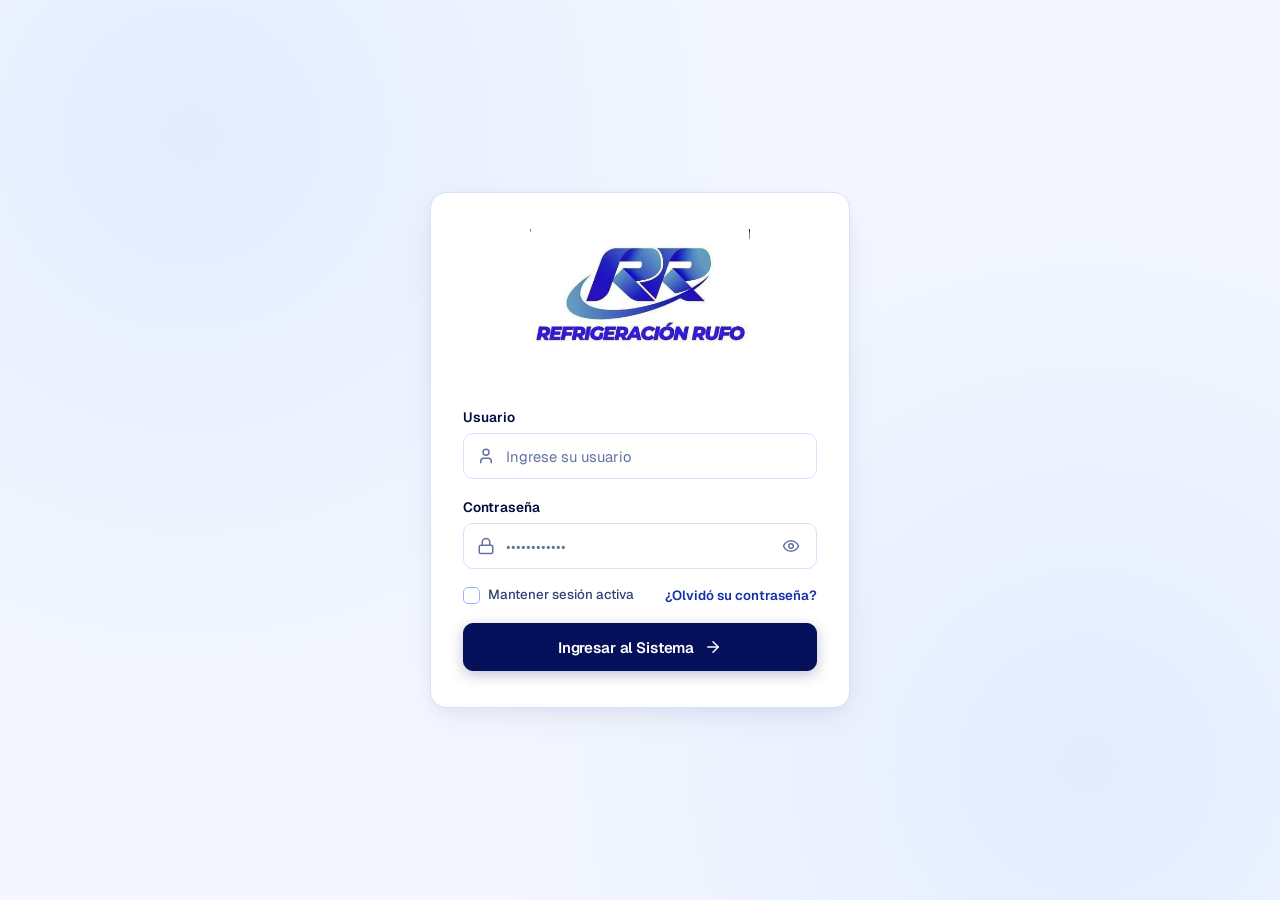
<file: index.html>
<!DOCTYPE html>
<html lang="es">
<head>
  <meta charset="UTF-8" />
  <meta name="viewport" content="width=device-width, initial-scale=1.0" />
  <meta name="description" content="Sistema Web para la Gestión Administrativa de la Empresa Refrigeración Rufo 1, C.A." />
  <title>Iniciar Sesión | Refrigeración Rufo 1, C.A.</title>

  <!-- Tipografía Geist desde Google Fonts -->
  <link rel="preconnect" href="https://fonts.googleapis.com" />
  <link rel="preconnect" href="https://fonts.gstatic.com" crossorigin />
  <link href="https://fonts.googleapis.com/css2?family=Geist:wght@100..900&display=swap" rel="stylesheet" />

  <!-- Hojas de Estilo del Login -->
  <link rel="stylesheet" href="src/assets/css/login.css" />
</head>
<body>
  <main class="login-page">
    <div class="login-card">
      <!-- Logo encima del formulario -->
      <div class="logo-container">
        <img src="src/assets/logo.jpg" alt="Logo Refrigeración Rufo" class="company-logo" />
      </div>

      <!-- Formulario de Inicio de Sesión -->
      <form id="loginForm" class="login-form" novalidate>
        <!-- Alerta de Validación / Respuesta -->
        <div id="feedbackAlert" class="feedback-alert" role="alert">
          <svg viewBox="0 0 24 24" fill="none" stroke="currentColor" stroke-width="2" stroke-linecap="round" stroke-linejoin="round" aria-hidden="true">
            <circle cx="12" cy="12" r="10"/>
            <line x1="12" x2="12" y1="8" y2="12"/>
            <line x1="12" x2="12.01" y1="16" y2="16"/>
          </svg>
          <div id="feedbackMessage"></div>
        </div>

        <!-- Campo: Usuario -->
        <div class="form-group">
          <label for="username" class="form-label">Usuario</label>
          <div class="input-wrapper">
            <span class="input-icon">
              <svg viewBox="0 0 24 24" fill="none" stroke="currentColor" stroke-width="2" stroke-linecap="round" stroke-linejoin="round" aria-hidden="true">
                <path d="M19 21v-2a4 4 0 0 0-4-4H9a4 4 0 0 0-4 4v2"/>
                <circle cx="12" cy="7" r="4"/>
              </svg>
            </span>
            <input
              type="text"
              id="username"
              name="username"
              class="form-input"
              placeholder="Ingrese su usuario"
              autocomplete="username"
              required
            />
          </div>
        </div>

        <!-- Campo: Contraseña -->
        <div class="form-group">
          <label for="password" class="form-label">Contraseña</label>
          <div class="input-wrapper">
            <span class="input-icon">
              <svg viewBox="0 0 24 24" fill="none" stroke="currentColor" stroke-width="2" stroke-linecap="round" stroke-linejoin="round" aria-hidden="true">
                <rect width="18" height="11" x="3" y="11" rx="2" ry="2"/>
                <path d="M7 11V7a5 5 0 0 1 10 0v4"/>
              </svg>
            </span>
            <input
              type="password"
              id="password"
              name="password"
              class="form-input"
              placeholder="••••••••••••"
              autocomplete="current-password"
              required
            />
            <button
              type="button"
              id="togglePasswordBtn"
              class="password-toggle"
              aria-label="Mostrar contraseña"
              title="Mostrar u ocultar contraseña"
            >
              <!-- Icono Ojo Abierto -->
              <svg id="eyeOpenIcon" viewBox="0 0 24 24" fill="none" stroke="currentColor" stroke-width="2" stroke-linecap="round" stroke-linejoin="round">
                <path d="M2 12s3-7 10-7 10 7 10 7-3 7-10 7-10-7-10-7Z"/>
                <circle cx="12" cy="12" r="3"/>
              </svg>
              <!-- Icono Ojo Cerrado -->
              <svg id="eyeClosedIcon" style="display: none;" viewBox="0 0 24 24" fill="none" stroke="currentColor" stroke-width="2" stroke-linecap="round" stroke-linejoin="round">
                <path d="M9.88 9.88a3 3 0 1 0 4.24 4.24"/>
                <path d="M10.73 5.08A10.43 10.43 0 0 1 12 5c7 0 10 7 10 7a13.16 13.16 0 0 1-1.67 2.68"/>
                <path d="M6.61 6.61A13.526 13.526 0 0 0 2 12s3 7 10 7a9.74 9.74 0 0 0 5.39-1.61"/>
                <line x1="2" x2="22" y1="2" y2="22"/>
              </svg>
            </button>
          </div>
        </div>

        <!-- Opciones Adicionales -->
        <div class="form-options">
          <label class="checkbox-label">
            <input type="checkbox" name="remember" class="checkbox-input" />
            <span>Mantener sesión activa</span>
          </label>

          <button type="button" id="forgotPasswordBtn" class="forgot-password-btn">
            ¿Olvidó su contraseña?
          </button>
        </div>

        <!-- Botón de Envío -->
        <button type="submit" id="submitBtn" class="submit-btn">
          <span class="btn-spinner" aria-hidden="true"></span>
          <span id="submitBtnText">Ingresar al Sistema</span>
          <svg class="btn-arrow" viewBox="0 0 24 24" fill="none" stroke="currentColor" stroke-width="2" stroke-linecap="round" stroke-linejoin="round" aria-hidden="true">
            <path d="M5 12h14"/>
            <path d="m12 5 7 7-7 7"/>
          </svg>
        </button>
      </form>
    </div>
  </main>

  <!-- Modal de Política de Seguridad (Cambio de Contraseñas) -->
  <div
    id="securityModalBackdrop"
    class="modal-backdrop"
    role="dialog"
    aria-modal="true"
    aria-labelledby="securityModalTitle"
    aria-hidden="true"
  >
    <div class="security-modal">
      <div class="modal-icon-badge">
        <svg viewBox="0 0 24 24" fill="none" stroke="currentColor" stroke-width="2" stroke-linecap="round" stroke-linejoin="round" aria-hidden="true">
          <path d="M12 22s8-4 8-10V5l-8-3-8 3v7c0 6 8 10 8 10z"/>
          <path d="M12 8v4"/>
          <path d="M12 16h.01"/>
        </svg>
      </div>

      <h3 id="securityModalTitle" class="modal-title">Política de Seguridad de Accesos</h3>

      <p class="modal-text">
        Para garantizar la integridad de los registros en <strong>Refrigeración Rufo 1, C.A.</strong>, la gestión de credenciales está centralizada.
      </p>

      <div class="modal-policy-box">
        <strong>Restricción de Seguridad:</strong>
        Únicamente el <strong>Administrador</strong> posee privilegios para modificar o cambiar contraseñas dentro del sistema.
      </div>

      <button type="button" id="closeSecurityModalBtn" class="modal-close-btn">
        Entendido
      </button>
    </div>
  </div>

  <!-- Lógica de Interactividad y Validación -->
  <script src="src/assets/js/login.js"></script>
</body>
</html>
</file>
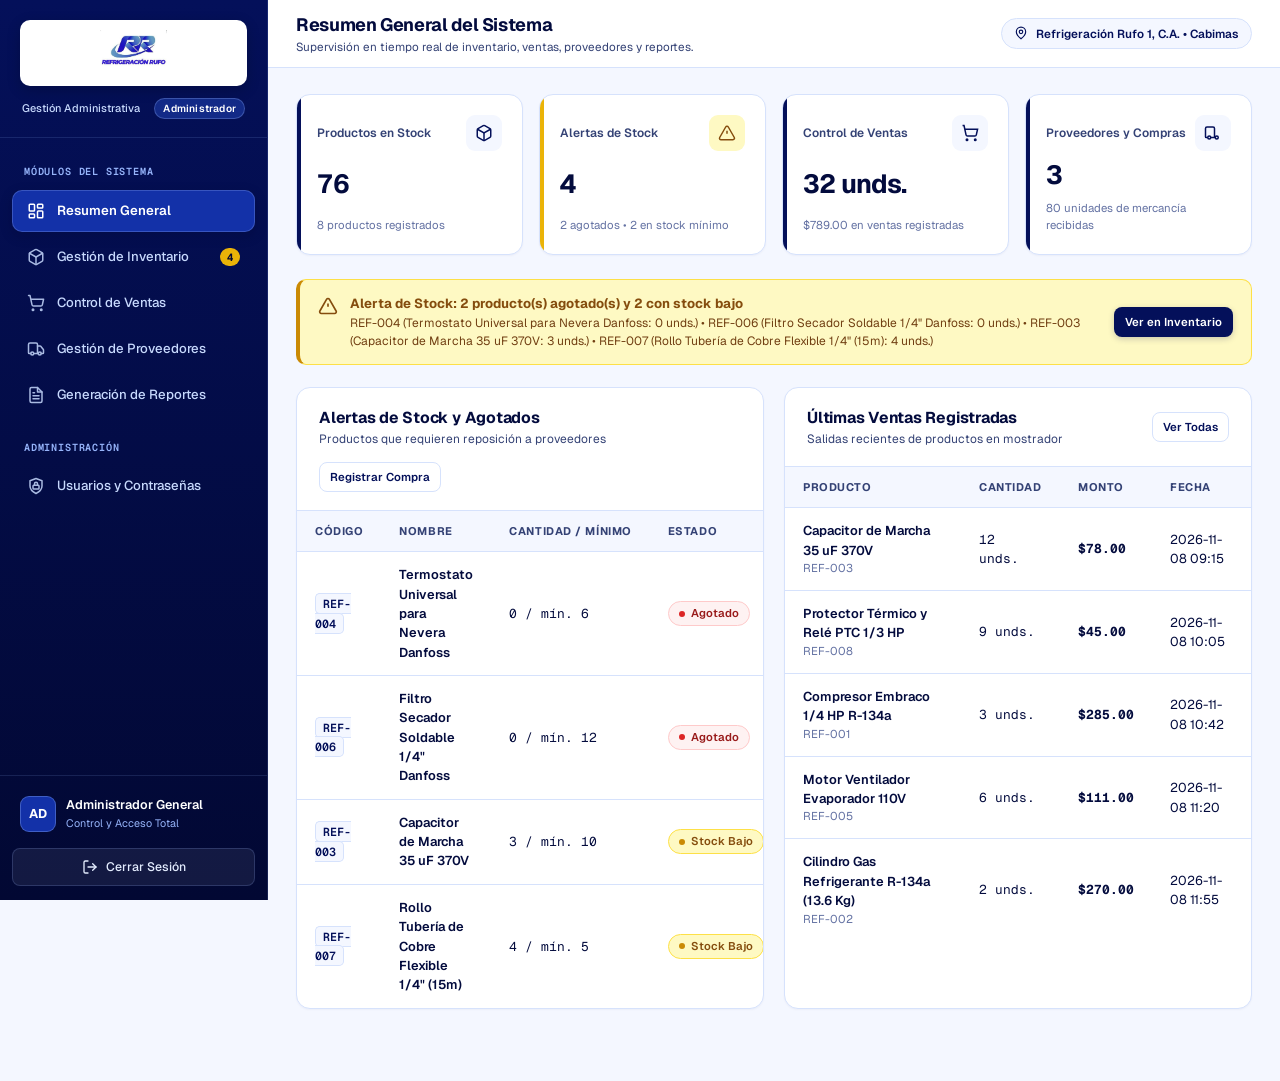
<file: admin.html>
<!DOCTYPE html>
<html lang="es">
<head>
  <meta charset="UTF-8" />
  <meta name="viewport" content="width=device-width, initial-scale=1.0" />
  <meta name="description" content="Módulo de Administrador - Sistema Web para la Gestión Administrativa de Refrigeración Rufo 1, C.A." />
  <title>Panel de Administrador | Refrigeración Rufo 1, C.A.</title>

  <!-- Tipografía Geist y Geist Mono desde Google Fonts -->
  <link rel="preconnect" href="https://fonts.googleapis.com" />
  <link rel="preconnect" href="https://fonts.gstatic.com" crossorigin />
  <link href="https://fonts.googleapis.com/css2?family=Geist:wght@100..900&family=Geist+Mono:wght@400;500;600;700&display=swap" rel="stylesheet" />

  <!-- Hojas de Estilo del Panel Administrador -->
  <link rel="stylesheet" href="src/assets/css/admin.css" />
</head>
<body>
  <div class="app-shell">
    <!-- ======================================================================
         SIDEBAR DE NAVEGACIÓN (#04105a)
         ====================================================================== -->
    <aside id="sidebar" class="sidebar" aria-label="Menú principal del administrador">
      <div class="sidebar-brand">
        <div class="sidebar-logo-box">
          <img src="src/assets/logo.jpg" alt="Logo Refrigeración Rufo" />
        </div>
        <div class="sidebar-system-tag">
          <span>Gestión Administrativa</span>
          <span class="role-chip">Administrador</span>
        </div>
      </div>

      <nav class="sidebar-nav">
        <div class="nav-section-label">Módulos del Sistema</div>

        <button type="button" class="nav-item active" data-view="dashboard">
          <span class="nav-item-left">
            <svg viewBox="0 0 24 24" fill="none" stroke="currentColor" stroke-width="2" stroke-linecap="round" stroke-linejoin="round">
              <rect width="7" height="9" x="3" y="3" rx="1"/>
              <rect width="7" height="5" x="14" y="3" rx="1"/>
              <rect width="7" height="9" x="14" y="12" rx="1"/>
              <rect width="7" height="5" x="3" y="16" rx="1"/>
            </svg>
            <span>Resumen General</span>
          </span>
        </button>

        <button type="button" class="nav-item" data-view="inventario">
          <span class="nav-item-left">
            <svg viewBox="0 0 24 24" fill="none" stroke="currentColor" stroke-width="2" stroke-linecap="round" stroke-linejoin="round">
              <path d="M21 8a2 2 0 0 0-1-1.73l-7-4a2 2 0 0 0-2 0l-7 4A2 2 0 0 0 3 8v8a2 2 0 0 0 1 1.73l7 4a2 2 0 0 0 2 0l7-4A2 2 0 0 0 21 16Z"/>
              <path d="m3.3 7 8.7 5 8.7-5"/>
              <path d="M12 22V12"/>
            </svg>
            <span>Gestión de Inventario</span>
          </span>
          <span id="navAlertBadge" class="nav-badge" title="Productos agotados o en stock mínimo">0</span>
        </button>

        <button type="button" class="nav-item" data-view="ventas">
          <span class="nav-item-left">
            <svg viewBox="0 0 24 24" fill="none" stroke="currentColor" stroke-width="2" stroke-linecap="round" stroke-linejoin="round">
              <circle cx="8" cy="21" r="1"/>
              <circle cx="19" cy="21" r="1"/>
              <path d="M2.05 2.05h2l2.66 12.42a2 2 0 0 0 2 1.58h9.78a2 2 0 0 0 1.95-1.57l1.65-7.43H5.12"/>
            </svg>
            <span>Control de Ventas</span>
          </span>
        </button>

        <button type="button" class="nav-item" data-view="proveedores">
          <span class="nav-item-left">
            <svg viewBox="0 0 24 24" fill="none" stroke="currentColor" stroke-width="2" stroke-linecap="round" stroke-linejoin="round">
              <path d="M14 18V6a2 2 0 0 0-2-2H4a2 2 0 0 0-2 2v11a1 1 0 0 0 1 1h2"/>
              <path d="M15 18H9"/>
              <path d="M19 18h2a1 1 0 0 0 1-1v-3.65a1 1 0 0 0-.22-.624l-3.48-4.35A1 1 0 0 0 17.52 8H14"/>
              <circle cx="17" cy="18" r="2"/>
              <circle cx="7" cy="18" r="2"/>
            </svg>
            <span>Gestión de Proveedores</span>
          </span>
        </button>

        <button type="button" class="nav-item" data-view="reportes">
          <span class="nav-item-left">
            <svg viewBox="0 0 24 24" fill="none" stroke="currentColor" stroke-width="2" stroke-linecap="round" stroke-linejoin="round">
              <path d="M14 2H6a2 2 0 0 0-2 2v16a2 2 0 0 0 2 2h12a2 2 0 0 0 2-2V8z"/>
              <polyline points="14 2 14 8 20 8"/>
              <line x1="16" x2="8" y1="13" y2="13"/>
              <line x1="16" x2="8" y1="17" y2="17"/>
              <polyline points="10 9 9 9 8 9"/>
            </svg>
            <span>Generación de Reportes</span>
          </span>
        </button>

        <div class="nav-section-label" style="margin-top: 12px;">Administración</div>

        <button type="button" class="nav-item" data-view="seguridad">
          <span class="nav-item-left">
            <svg viewBox="0 0 24 24" fill="none" stroke="currentColor" stroke-width="2" stroke-linecap="round" stroke-linejoin="round">
              <path d="M12 22s8-4 8-10V5l-8-3-8 3v7c0 6 8 10 8 10z"/>
              <rect width="8" height="5" x="8" y="11" rx="1"/>
              <path d="M10 11V9a2 2 0 1 1 4 0v2"/>
            </svg>
            <span>Usuarios y Contraseñas</span>
          </span>
        </button>
      </nav>

      <div class="sidebar-footer">
        <div class="admin-profile-mini">
          <div class="admin-avatar">AD</div>
          <div class="admin-info">
            <div class="admin-name">Administrador General</div>
            <div class="admin-sub">Control y Acceso Total</div>
          </div>
        </div>
        <a href="index.html" class="logout-btn">
          <svg viewBox="0 0 24 24" fill="none" stroke="currentColor" stroke-width="2" stroke-linecap="round" stroke-linejoin="round">
            <path d="M9 21H5a2 2 0 0 1-2-2V5a2 2 0 0 1 2-2h4"/>
            <polyline points="16 17 21 12 16 7"/>
            <line x1="21" x2="9" y1="12" y2="12"/>
          </svg>
          <span>Cerrar Sesión</span>
        </a>
      </div>
    </aside>

    <!-- ======================================================================
         ÁREA DE CONTENIDO PRINCIPAL
         ====================================================================== -->
    <div class="main-area">
      <!-- Barra Superior -->
      <header class="topbar">
        <div class="topbar-left">
          <button type="button" id="mobileMenuBtn" class="mobile-menu-btn" aria-label="Abrir menú">
            <svg width="20" height="20" viewBox="0 0 24 24" fill="none" stroke="currentColor" stroke-width="2">
              <line x1="3" x2="21" y1="6" y2="6"/>
              <line x1="3" x2="21" y1="12" y2="12"/>
              <line x1="3" x2="21" y1="18" y2="18"/>
            </svg>
          </button>
          <div class="page-heading">
            <h1 id="topbarTitle">Resumen General del Sistema</h1>
            <p id="topbarSubtitle">Supervisión en tiempo real de inventario, ventas, proveedores y reportes.</p>
          </div>
        </div>

        <div class="topbar-right">
          <div class="company-pill">
            <svg width="14" height="14" viewBox="0 0 24 24" fill="none" stroke="currentColor" stroke-width="2" stroke-linecap="round" stroke-linejoin="round">
              <path d="M20 10c0 6-8 12-8 12s-8-6-8-12a8 8 0 0 1 16 0Z"/>
              <circle cx="12" cy="10" r="3"/>
            </svg>
            <span>Refrigeración Rufo 1, C.A. • Cabimas</span>
          </div>
        </div>
      </header>

      <!-- Contenedor de Vistas Dinámicas -->
      <main class="content-wrapper">

        <!-- ==================================================================
             VISTA 1: RESUMEN GENERAL (DASHBOARD)
             ================================================================== -->
        <section id="view-dashboard" class="module-view active">
          <!-- KPIs Globales -->
          <div class="kpi-grid">
            <div class="kpi-card">
              <div class="kpi-top">
                <span class="kpi-label">Productos en Stock</span>
                <div class="kpi-icon">
                  <svg viewBox="0 0 24 24" fill="none" stroke="currentColor" stroke-width="2">
                    <path d="M21 8a2 2 0 0 0-1-1.73l-7-4a2 2 0 0 0-2 0l-7 4A2 2 0 0 0 3 8v8a2 2 0 0 0 1 1.73l7 4a2 2 0 0 0 2 0l7-4A2 2 0 0 0 21 16Z"/>
                    <path d="m3.3 7 8.7 5 8.7-5"/><path d="M12 22V12"/>
                  </svg>
                </div>
              </div>
              <div id="kpiTotalUnits" class="kpi-value">0</div>
              <div id="kpiTotalSkus" class="kpi-sub">0 productos registrados</div>
            </div>

            <div class="kpi-card kpi-warning">
              <div class="kpi-top">
                <span class="kpi-label">Alertas de Stock</span>
                <div class="kpi-icon">
                  <svg viewBox="0 0 24 24" fill="none" stroke="currentColor" stroke-width="2">
                    <path d="m21.73 18-8-14a2 2 0 0 0-3.48 0l-8 14A2 2 0 0 0 4 21h16a2 2 0 0 0 1.73-3Z"/>
                    <line x1="12" x2="12" y1="9" y2="13"/>
                    <line x1="12" x2="12.01" y1="17" y2="17"/>
                  </svg>
                </div>
              </div>
              <div id="kpiAlertsCount" class="kpi-value">0</div>
              <div id="kpiOutCount" class="kpi-sub">Requieren reposición</div>
            </div>

            <div class="kpi-card">
              <div class="kpi-top">
                <span class="kpi-label">Control de Ventas</span>
                <div class="kpi-icon">
                  <svg viewBox="0 0 24 24" fill="none" stroke="currentColor" stroke-width="2">
                    <circle cx="8" cy="21" r="1"/><circle cx="19" cy="21" r="1"/>
                    <path d="M2.05 2.05h2l2.66 12.42a2 2 0 0 0 2 1.58h9.78a2 2 0 0 0 1.95-1.57l1.65-7.43H5.12"/>
                  </svg>
                </div>
              </div>
              <div id="kpiSalesUnits" class="kpi-value">0</div>
              <div id="kpiSalesRevenue" class="kpi-sub">$0.00 en monto total</div>
            </div>

            <div class="kpi-card">
              <div class="kpi-top">
                <span class="kpi-label">Proveedores y Compras</span>
                <div class="kpi-icon">
                  <svg viewBox="0 0 24 24" fill="none" stroke="currentColor" stroke-width="2">
                    <path d="M14 18V6a2 2 0 0 0-2-2H4a2 2 0 0 0-2 2v11a1 1 0 0 0 1 1h2"/>
                    <path d="M15 18H9"/><circle cx="17" cy="18" r="2"/><circle cx="7" cy="18" r="2"/>
                  </svg>
                </div>
              </div>
              <div id="kpiSuppliersCount" class="kpi-value">0</div>
              <div id="kpiPurchasesUnits" class="kpi-sub">0 unidades de mercancía recibidas</div>
            </div>
          </div>

          <!-- Banner Dinámico de Alertas de Agotado -->
          <div id="dashboardAlertBanner" class="stock-alert-banner">
            <div class="stock-alert-content">
              <svg viewBox="0 0 24 24" fill="none" stroke="currentColor" stroke-width="2">
                <path d="m21.73 18-8-14a2 2 0 0 0-3.48 0l-8 14A2 2 0 0 0 4 21h16a2 2 0 0 0 1.73-3Z"/>
                <line x1="12" x2="12" y1="9" y2="13"/>
                <line x1="12" x2="12.01" y1="17" y2="17"/>
              </svg>
              <div class="stock-alert-text">
                <h4 id="alertBannerTitle">Alerta de Control de Inventario</h4>
                <p id="alertBannerDesc">Se han detectado repuestos agotados o por debajo del stock mínimo.</p>
              </div>
            </div>
            <button type="button" class="btn btn-primary btn-sm" data-goto="inventario">
              Ver en Inventario
            </button>
          </div>

          <!-- Dos Columnas de Supervisión Rápida -->
          <div class="two-col-grid">
            <div class="panel-card">
              <div class="panel-header">
                <div class="panel-title-group">
                  <h2>Alertas de Stock y Agotados</h2>
                  <p>Productos que requieren reposición a proveedores</p>
                </div>
                <button type="button" class="btn btn-secondary btn-sm" data-goto="proveedores">
                  Registrar Compra
                </button>
              </div>
              <div class="table-responsive">
                <table class="data-table">
                  <thead>
                    <tr>
                      <th>Código</th>
                      <th>Nombre</th>
                      <th>Cantidad / Mínimo</th>
                      <th>Estado</th>
                    </tr>
                  </thead>
                  <tbody id="dashboardAlertsTableBody"></tbody>
                </table>
              </div>
            </div>

            <div class="panel-card">
              <div class="panel-header">
                <div class="panel-title-group">
                  <h2>Últimas Ventas Registradas</h2>
                  <p>Salidas recientes de productos en mostrador</p>
                </div>
                <button type="button" class="btn btn-secondary btn-sm" data-goto="ventas">
                  Ver Todas
                </button>
              </div>
              <div class="table-responsive">
                <table class="data-table">
                  <thead>
                    <tr>
                      <th>Producto</th>
                      <th>Cantidad</th>
                      <th>Monto</th>
                      <th>Fecha</th>
                    </tr>
                  </thead>
                  <tbody id="dashboardSalesTableBody"></tbody>
                </table>
              </div>
            </div>
          </div>
        </section>

        <!-- ==================================================================
             VISTA 2: GESTIÓN DE INVENTARIO
             ================================================================== -->
        <section id="view-inventario" class="module-view">
          <div class="panel-card">
            <div class="panel-header">
              <div class="panel-title-group">
                <h2>Listado de Productos en Inventario</h2>
                <p>Seguimiento de existencias, precios, fechas de ingreso y alertas de agotado.</p>
              </div>
              <div class="panel-actions">
                <button type="button" id="openNewProductModalBtn" class="btn btn-primary">
                  <svg viewBox="0 0 24 24" fill="none" stroke="currentColor" stroke-width="2">
                    <line x1="12" x2="12" y1="5" y2="19"/><line x1="5" x2="19" y1="12" y2="12"/>
                  </svg>
                  Agregar Producto
                </button>
              </div>
            </div>

            <div class="toolbar">
              <div class="search-box">
                <svg viewBox="0 0 24 24" fill="none" stroke="currentColor" stroke-width="2">
                  <circle cx="11" cy="11" r="8"/><path d="m21 21-4.3-4.3"/>
                </svg>
                <input
                  type="text"
                  id="inventorySearchInput"
                  class="search-input"
                  placeholder="Buscar por código, nombre o proveedor..."
                />
              </div>

              <div class="filter-group">
                <select id="inventoryCategoryFilter" class="select-input" aria-label="Filtrar por categoría">
                  <option value="todas">Todas las categorías</option>
                  <option value="Compresores">Compresores</option>
                  <option value="Gases Refrigerantes">Gases Refrigerantes</option>
                  <option value="Componentes Eléctricos">Componentes Eléctricos</option>
                  <option value="Motores y Ventilación">Motores y Ventilación</option>
                  <option value="Tuberías y Filtros">Tuberías y Filtros</option>
                </select>

                <button type="button" class="filter-pill-btn active" data-stock-filter="todos">Todos</button>
                <button type="button" class="filter-pill-btn" data-stock-filter="disponibles">En Stock</button>
                <button type="button" class="filter-pill-btn" data-stock-filter="bajo">Stock Bajo</button>
                <button type="button" class="filter-pill-btn" data-stock-filter="agotados">Agotados</button>
              </div>
            </div>

            <div class="table-responsive">
              <table class="data-table">
                <thead>
                  <tr>
                    <th>N°</th>
                    <th>Código</th>
                    <th>Nombre</th>
                    <th>Categoría</th>
                    <th>Cantidad</th>
                    <th>Stock Mínimo</th>
                    <th>Precio</th>
                    <th>Fecha de Ingreso</th>
                    <th>Proveedor</th>
                    <th>Estado</th>
                    <th>Acciones</th>
                  </tr>
                </thead>
                <tbody id="inventoryTableBody"></tbody>
              </table>
            </div>
          </div>
        </section>

        <!-- ==================================================================
             VISTA 3: CONTROL DE VENTAS
             ================================================================== -->
        <section id="view-ventas" class="module-view">
          <div class="three-col-grid">
            <div class="kpi-card">
              <span class="kpi-label">Total Unidades Vendidas</span>
              <div id="salesViewTotalUnits" class="kpi-value">0</div>
              <span class="kpi-sub">Descontadas automáticamente del stock</span>
            </div>
            <div class="kpi-card">
              <span class="kpi-label">Ventas Registradas</span>
              <div id="salesViewCount" class="kpi-value">0</div>
              <span class="kpi-sub">Operaciones procesadas</span>
            </div>
            <div class="kpi-card">
              <span class="kpi-label">Monto Total Acumulado</span>
              <div id="salesViewTotalAmount" class="kpi-value">$0.00</div>
              <span class="kpi-sub">Ingresos por productos vendidos</span>
            </div>
          </div>

          <div class="panel-card">
            <div class="panel-header">
              <div class="panel-title-group">
                <h2>Control de Productos Vendidos</h2>
                <p>Historial detallado de ventas registradas en el sistema.</p>
              </div>
              <div class="panel-actions">
                <button type="button" id="openNewSaleModalBtn" class="btn btn-primary">
                  <svg viewBox="0 0 24 24" fill="none" stroke="currentColor" stroke-width="2">
                    <line x1="12" x2="12" y1="5" y2="19"/><line x1="5" x2="19" y1="12" y2="12"/>
                  </svg>
                  Registrar Venta
                </button>
              </div>
            </div>

            <div class="toolbar">
              <div class="search-box">
                <svg viewBox="0 0 24 24" fill="none" stroke="currentColor" stroke-width="2">
                  <circle cx="11" cy="11" r="8"/><path d="m21 21-4.3-4.3"/>
                </svg>
                <input
                  type="text"
                  id="salesSearchInput"
                  class="search-input"
                  placeholder="Buscar por producto o descripción..."
                />
              </div>
            </div>

            <div class="table-responsive">
              <table class="data-table">
                <thead>
                  <tr>
                    <th>N°</th>
                    <th>Fecha</th>
                    <th>Producto</th>
                    <th>Cantidad de Producto</th>
                    <th>Monto</th>
                    <th>Descripción</th>
                    <th>Registrado Por</th>
                  </tr>
                </thead>
                <tbody id="salesTableBody"></tbody>
              </table>
            </div>
          </div>
        </section>

        <!-- ==================================================================
             VISTA 4: GESTIÓN DE PROVEEDORES Y COMPRAS
             ================================================================== -->
        <section id="view-proveedores" class="module-view">
          <!-- Directorio de Proveedores -->
          <div class="panel-card">
            <div class="panel-header">
              <div class="panel-title-group">
                <h2>Directorio de Proveedores</h2>
                <p>Datos de contacto y ubicación de proveedores registrados.</p>
              </div>
              <div class="panel-actions">
                <button type="button" id="openNewSupplierModalBtn" class="btn btn-secondary">
                  <svg viewBox="0 0 24 24" fill="none" stroke="currentColor" stroke-width="2">
                    <line x1="12" x2="12" y1="5" y2="19"/><line x1="5" x2="19" y1="12" y2="12"/>
                  </svg>
                  Nuevo Proveedor
                </button>
                <button type="button" id="openNewPurchaseModalBtn" class="btn btn-primary">
                  <svg viewBox="0 0 24 24" fill="none" stroke="currentColor" stroke-width="2">
                    <path d="M21 8a2 2 0 0 0-1-1.73l-7-4a2 2 0 0 0-2 0l-7 4A2 2 0 0 0 3 8v8a2 2 0 0 0 1 1.73l7 4a2 2 0 0 0 2 0l7-4A2 2 0 0 0 21 16Z"/>
                    <path d="m3.3 7 8.7 5 8.7-5"/><path d="M12 22V12"/>
                  </svg>
                  Registrar Compra de Mercancía
                </button>
              </div>
            </div>

            <div class="table-responsive">
              <table class="data-table">
                <thead>
                  <tr>
                    <th>N°</th>
                    <th>RIF</th>
                    <th>Nombre</th>
                    <th>Ubicación</th>
                    <th>Teléfono</th>
                    <th>Correo</th>
                    <th>Acciones</th>
                  </tr>
                </thead>
                <tbody id="suppliersTableBody"></tbody>
              </table>
            </div>
          </div>

          <!-- Compras Realizadas -->
          <div class="panel-card">
            <div class="panel-header">
              <div class="panel-title-group">
                <h2>Compras Realizadas y Cantidad de Mercancía</h2>
                <p>Historial de abastecimiento y recepción de repuestos.</p>
              </div>
            </div>
            <div class="table-responsive">
              <table class="data-table">
                <thead>
                  <tr>
                    <th>N°</th>
                    <th>Fecha de Compra</th>
                    <th>Proveedor</th>
                    <th>Producto</th>
                    <th>Cantidad de Mercancía</th>
                    <th>Monto de Compra</th>
                  </tr>
                </thead>
                <tbody id="purchasesTableBody"></tbody>
              </table>
            </div>
          </div>
        </section>

        <!-- ==================================================================
             VISTA 5: GENERACIÓN DE REPORTES
             ================================================================== -->
        <section id="view-reportes" class="module-view">
          <div class="print-only-header">
            <div>
              <h2>REFRIGERACIÓN RUFO 1, C.A.</h2>
              <p>Calle Brasil, Urb. Delicias Nuevas - Cabimas, Edo. Zulia</p>
            </div>
            <div style="text-align: right;">
              <strong>Reporte Oficial del Sistema</strong>
              <p id="printDateLabel"></p>
            </div>
          </div>

          <div class="panel-card no-print">
            <div class="panel-header">
              <div class="panel-title-group">
                <h2>Generación de Reportes</h2>
                <p>Seleccione el informe administrativo que desea consultar o imprimir.</p>
              </div>
              <div class="panel-actions">
                <div class="report-tabs" role="tablist">
                  <button type="button" class="report-tab-btn active" data-report="rep-inventario">
                    Reporte de Inventario
                  </button>
                  <button type="button" class="report-tab-btn" data-report="rep-ventas">
                    Reporte de Ventas (Más Vendidos)
                  </button>
                  <button type="button" class="report-tab-btn" data-report="rep-proveedores">
                    Reporte de Proveedores
                  </button>
                </div>

                <button type="button" id="printReportBtn" class="btn btn-primary">
                  <svg viewBox="0 0 24 24" fill="none" stroke="currentColor" stroke-width="2">
                    <polyline points="6 9 6 2 18 2 18 9"/>
                    <path d="M6 18H4a2 2 0 0 1-2-2v-5a2 2 0 0 1 2-2h16a2 2 0 0 1 2 2v5a2 2 0 0 1-2 2h-2"/>
                    <rect width="12" height="8" x="6" y="14"/>
                  </svg>
                  Imprimir / Exportar PDF
                </button>
              </div>
            </div>
          </div>

          <!-- SUB-REPORTE 1: INVENTARIO -->
          <div id="rep-inventario" class="report-section active">
            <div class="three-col-grid">
              <div class="kpi-card">
                <span class="kpi-label">Productos en Stock</span>
                <div id="repInvInStockCount" class="kpi-value">0</div>
                <span class="kpi-sub">Referencias disponibles</span>
              </div>
              <div class="kpi-card kpi-warning">
                <span class="kpi-label">Productos Agotados</span>
                <div id="repInvOutStockCount" class="kpi-value">0</div>
                <span class="kpi-sub">Sin unidades en almacén</span>
              </div>
              <div class="kpi-card">
                <span class="kpi-label">Cantidad Total en Inventario</span>
                <div id="repInvTotalUnits" class="kpi-value">0</div>
                <span id="repInvTotalValue" class="kpi-sub">Valorizado en $0.00</span>
              </div>
            </div>

            <div class="panel-card">
              <div class="panel-header">
                <div class="panel-title-group">
                  <h2>Reporte de Inventario: Productos en Stock, Agotados y Cantidad</h2>
                </div>
              </div>
              <div class="table-responsive">
                <table class="data-table">
                  <thead>
                    <tr>
                      <th>Código</th>
                      <th>Nombre</th>
                      <th>Categoría</th>
                      <th>Fecha de Ingreso</th>
                      <th>Cantidad</th>
                      <th>Stock Mínimo</th>
                      <th>Precio</th>
                      <th>Estado</th>
                    </tr>
                  </thead>
                  <tbody id="repInventarioTableBody"></tbody>
                </table>
              </div>
            </div>
          </div>

          <!-- SUB-REPORTE 2: VENTAS (Más Vendidos) -->
          <div id="rep-ventas" class="report-section">
            <div class="panel-card">
              <div class="panel-header">
                <div class="panel-title-group">
                  <h2>Productos Más Vendidos</h2>
                  <p>Proporción de unidades vendidas por cada repuesto.</p>
                </div>
              </div>
              <div id="topSellingRankingContainer" class="ranking-list"></div>
            </div>

            <div class="panel-card">
              <div class="panel-header">
                <div class="panel-title-group">
                  <h2>Resumen de Ventas por Producto</h2>
                </div>
              </div>
              <div class="table-responsive">
                <table class="data-table">
                  <thead>
                    <tr>
                      <th>Posición</th>
                      <th>Código</th>
                      <th>Nombre</th>
                      <th>Categoría</th>
                      <th>Cantidad Vendida</th>
                      <th>Monto Total</th>
                    </tr>
                  </thead>
                  <tbody id="repVentasTableBody"></tbody>
                </table>
              </div>
            </div>
          </div>

          <!-- SUB-REPORTE 3: PROVEEDORES -->
          <div id="rep-proveedores" class="report-section">
            <div class="panel-card">
              <div class="panel-header">
                <div class="panel-title-group">
                  <h2>Reporte de Proveedores: Compras Realizadas y Cantidad de Mercancía</h2>
                </div>
              </div>
              <div class="table-responsive">
                <table class="data-table">
                  <thead>
                    <tr>
                      <th>RIF</th>
                      <th>Nombre</th>
                      <th>Ubicación</th>
                      <th>Teléfono</th>
                      <th>Correo</th>
                      <th>Compras Realizadas</th>
                      <th>Cantidad de Mercancía</th>
                      <th>Monto Total de Compras</th>
                    </tr>
                  </thead>
                  <tbody id="repProveedoresTableBody"></tbody>
                </table>
              </div>
            </div>
          </div>
        </section>

        <!-- ==================================================================
             VISTA 6: USUARIOS Y CONTRASEÑAS
             ================================================================== -->
        <section id="view-seguridad" class="module-view">
          <div class="panel-card">
            <div class="panel-header">
              <div class="panel-title-group">
                <h2>Control de Usuarios y Contraseñas</h2>
                <p>Gestión de cuentas de acceso al sistema exclusiva del Administrador.</p>
              </div>
              <div class="panel-actions">
                <button type="button" id="openNewUserModalBtn" class="btn btn-primary">
                  <svg viewBox="0 0 24 24" fill="none" stroke="currentColor" stroke-width="2">
                    <line x1="12" x2="12" y1="5" y2="19"/><line x1="5" x2="19" y1="12" y2="12"/>
                  </svg>
                  Nuevo Usuario
                </button>
                <button type="button" id="resetDemoDataBtn" class="btn btn-secondary">
                  Restaurar Datos Iniciales
                </button>
              </div>
            </div>

            <div class="table-responsive">
              <table class="data-table">
                <thead>
                  <tr>
                    <th>N°</th>
                    <th>Nombre Completo</th>
                    <th>Usuario</th>
                    <th>Contraseña</th>
                    <th>Rol</th>
                    <th>Acciones</th>
                  </tr>
                </thead>
                <tbody id="securityUsersTableBody"></tbody>
              </table>
            </div>
          </div>
        </section>

      </main>
    </div>
  </div>

  <!-- ========================================================================
       MODAL 1: AGREGAR / EDITAR PRODUCTO
       ======================================================================== -->
  <div id="productModal" class="modal-backdrop" aria-hidden="true">
    <div class="modal-dialog">
      <div class="modal-header">
        <h3 id="productModalTitle">Agregar Producto</h3>
        <button type="button" class="modal-close-x" data-close-modal="productModal">&times;</button>
      </div>
      <form id="productForm">
        <input type="hidden" id="prodIdInput" />
        <div class="modal-body">
          <div class="form-row-2">
            <div class="field-group">
              <label for="prodCodigo">Código</label>
              <input type="text" id="prodCodigo" class="field-input mono" placeholder="REF-009" required />
            </div>
            <div class="field-group">
              <label for="prodCategoria">Categoría</label>
              <select id="prodCategoria" class="field-input" required>
                <option value="Compresores">Compresores</option>
                <option value="Gases Refrigerantes">Gases Refrigerantes</option>
                <option value="Componentes Eléctricos">Componentes Eléctricos</option>
                <option value="Motores y Ventilación">Motores y Ventilación</option>
                <option value="Tuberías y Filtros">Tuberías y Filtros</option>
              </select>
            </div>
          </div>

          <div class="field-group">
            <label for="prodNombre">Nombre del Producto</label>
            <input type="text" id="prodNombre" class="field-input" placeholder="Ej. Compresor Embraco 1/4 HP" required />
          </div>

          <div class="form-row-2">
            <div class="field-group">
              <label for="prodCantidad">Cantidad</label>
              <input type="number" id="prodCantidad" class="field-input" min="0" step="1" value="0" required />
            </div>
            <div class="field-group">
              <label for="prodStockMinimo">Stock Mínimo</label>
              <input type="number" id="prodStockMinimo" class="field-input" min="1" step="1" value="5" required />
            </div>
          </div>

          <div class="form-row-2">
            <div class="field-group">
              <label for="prodPrecio">Precio ($)</label>
              <input type="number" id="prodPrecio" class="field-input" min="0.1" step="0.01" placeholder="0.00" required />
            </div>
            <div class="field-group">
              <label for="prodFechaIngreso">Fecha de Ingreso</label>
              <input type="date" id="prodFechaIngreso" class="field-input" required />
            </div>
          </div>

          <div class="field-group">
            <label for="prodIdProveedor">Proveedor</label>
            <select id="prodIdProveedor" class="field-input" required></select>
          </div>
        </div>
        <div class="modal-footer">
          <button type="button" class="btn btn-secondary" data-close-modal="productModal">Cancelar</button>
          <button type="submit" class="btn btn-primary">Guardar Producto</button>
        </div>
      </form>
    </div>
  </div>

  <!-- ========================================================================
       MODAL 2: REGISTRAR VENTA
       ======================================================================== -->
  <div id="saleModal" class="modal-backdrop" aria-hidden="true">
    <div class="modal-dialog">
      <div class="modal-header">
        <h3>Registrar Venta</h3>
        <button type="button" class="modal-close-x" data-close-modal="saleModal">&times;</button>
      </div>
      <form id="saleForm">
        <div class="modal-body">
          <div class="field-group">
            <label for="saleIdProducto">Producto</label>
            <select id="saleIdProducto" class="field-input" required></select>
          </div>

          <div class="form-row-2">
            <div class="field-group">
              <label for="saleCantidadProducto">Cantidad de Producto</label>
              <input type="number" id="saleCantidadProducto" class="field-input" min="1" step="1" value="1" required />
            </div>
            <div class="field-group">
              <label for="saleMonto">Monto ($)</label>
              <input type="number" id="saleMonto" class="field-input mono" step="0.01" readonly required />
            </div>
          </div>

          <div class="field-group">
            <label for="saleDescripcion">Descripción</label>
            <input type="text" id="saleDescripcion" class="field-input" placeholder="Ej. Venta al detal en mostrador" value="Venta al detal en mostrador" required />
          </div>

          <div class="field-group">
            <label for="saleIdUsuario">Registrado Por</label>
            <select id="saleIdUsuario" class="field-input" required></select>
          </div>
        </div>
        <div class="modal-footer">
          <button type="button" class="btn btn-secondary" data-close-modal="saleModal">Cancelar</button>
          <button type="submit" class="btn btn-primary">Guardar Venta</button>
        </div>
      </form>
    </div>
  </div>

  <!-- ========================================================================
       MODAL 3: AGREGAR / EDITAR PROVEEDOR
       ======================================================================== -->
  <div id="supplierModal" class="modal-backdrop" aria-hidden="true">
    <div class="modal-dialog">
      <div class="modal-header">
        <h3 id="supplierModalTitle">Registrar Proveedor</h3>
        <button type="button" class="modal-close-x" data-close-modal="supplierModal">&times;</button>
      </div>
      <form id="supplierForm">
        <input type="hidden" id="supIdInput" />
        <div class="modal-body">
          <div class="form-row-2">
            <div class="field-group">
              <label for="supRif">RIF</label>
              <input type="text" id="supRif" class="field-input mono" placeholder="J-40123456-7" required />
            </div>
            <div class="field-group">
              <label for="supTelefono">Teléfono</label>
              <input type="text" id="supTelefono" class="field-input" placeholder="0414-6000000" required />
            </div>
          </div>

          <div class="field-group">
            <label for="supNombre">Nombre</label>
            <input type="text" id="supNombre" class="field-input" placeholder="Ej. Distribuidora Frío Zulia, C.A." required />
          </div>

          <div class="field-group">
            <label for="supUbicacion">Ubicación</label>
            <input type="text" id="supUbicacion" class="field-input" placeholder="Ej. Cabimas, Edo. Zulia" required />
          </div>

          <div class="field-group">
            <label for="supCorreo">Correo</label>
            <input type="email" id="supCorreo" class="field-input" placeholder="contacto@proveedor.com" required />
          </div>
        </div>
        <div class="modal-footer">
          <button type="button" class="btn btn-secondary" data-close-modal="supplierModal">Cancelar</button>
          <button type="submit" class="btn btn-primary">Guardar Proveedor</button>
        </div>
      </form>
    </div>
  </div>

  <!-- ========================================================================
       MODAL 4: REGISTRAR COMPRA DE MERCANCÍA
       ======================================================================== -->
  <div id="purchaseModal" class="modal-backdrop" aria-hidden="true">
    <div class="modal-dialog">
      <div class="modal-header">
        <h3>Registrar Compra de Mercancía</h3>
        <button type="button" class="modal-close-x" data-close-modal="purchaseModal">&times;</button>
      </div>
      <form id="purchaseForm">
        <div class="modal-body">
          <div class="field-group">
            <label for="purFechaCompra">Fecha de Compra</label>
            <input type="date" id="purFechaCompra" class="field-input" required />
          </div>

          <div class="field-group">
            <label for="purIdProveedor">Proveedor</label>
            <select id="purIdProveedor" class="field-input" required></select>
          </div>

          <div class="field-group">
            <label for="purIdProducto">Producto</label>
            <select id="purIdProducto" class="field-input" required></select>
          </div>

          <div class="form-row-2">
            <div class="field-group">
              <label for="purCantidadMercancia">Cantidad de Mercancía</label>
              <input type="number" id="purCantidadMercancia" class="field-input" min="1" step="1" value="10" required />
            </div>
            <div class="field-group">
              <label for="purMontoCompra">Monto de Compra ($)</label>
              <input type="number" id="purMontoCompra" class="field-input" min="1" step="0.01" placeholder="150.00" required />
            </div>
          </div>
        </div>
        <div class="modal-footer">
          <button type="button" class="btn btn-secondary" data-close-modal="purchaseModal">Cancelar</button>
          <button type="submit" class="btn btn-primary">Guardar Compra</button>
        </div>
      </form>
    </div>
  </div>

  <!-- ========================================================================
       MODAL 5: GESTIONAR USUARIO / CAMBIAR CONTRASEÑA
       ======================================================================== -->
  <div id="userModal" class="modal-backdrop" aria-hidden="true">
    <div class="modal-dialog">
      <div class="modal-header">
        <h3 id="userModalTitle">Gestionar Usuario</h3>
        <button type="button" class="modal-close-x" data-close-modal="userModal">&times;</button>
      </div>
      <form id="userForm">
        <input type="hidden" id="userIdInput" />
        <div class="modal-body">
          <div class="field-group">
            <label for="userNombreCompleto">Nombre Completo</label>
            <input type="text" id="userNombreCompleto" class="field-input" placeholder="Ej. Carlos Pérez" required />
          </div>

          <div class="form-row-2">
            <div class="field-group">
              <label for="userUsuario">Usuario</label>
              <input type="text" id="userUsuario" class="field-input mono" placeholder="ej. empleado2" required />
            </div>
            <div class="field-group">
              <label for="userRol">Rol</label>
              <select id="userRol" class="field-input" required>
                <option value="empleado">Empleado</option>
                <option value="administrador">Administrador</option>
              </select>
            </div>
          </div>

          <div class="field-group">
            <label for="userContrasena">Contraseña</label>
            <input type="text" id="userContrasena" class="field-input mono" placeholder="Ingrese la contraseña" required minlength="4" />
          </div>
        </div>
        <div class="modal-footer">
          <button type="button" class="btn btn-secondary" data-close-modal="userModal">Cancelar</button>
          <button type="submit" class="btn btn-primary">Guardar Usuario</button>
        </div>
      </form>
    </div>
  </div>

  <!-- Notificación Toast -->
  <div id="toastNotification" class="toast-notification" role="status" aria-live="polite"></div>

  <!-- Controlador Principal del Administrador -->
  <script src="src/assets/js/admin.js"></script>
</body>
</html>
</file>
<file: src/assets/css/login.css>
/* ==========================================================================
   SISTEMA WEB PARA LA GESTIÓN ADMINISTRATIVA - REFRIGERACIÓN RUFO 1, C.A.
   Módulo: Autenticación y Control de Acceso (Login)
   Tipografía: Geist (Google Fonts)
   Paleta: Azul Monocromático (Principal: #04105a)
   ========================================================================== */

:root {
  /* Paleta Azul Monocromática basada en #04105a */
  --blue-950: #020833;
  --blue-900: #04105a; /* Color Principal solicitado */
  --blue-850: #071770;
  --blue-800: #0b208a;
  --blue-700: #1331a8;
  --blue-600: #1e44c8;
  --blue-500: #3360e6;
  --blue-400: #6088f5;
  --blue-300: #96b4fa;
  --blue-200: #c7d9fd;
  --blue-100: #e3ecfe;
  --blue-50:  #f4f7ff;

  /* Superficies y Fondos */
  --bg-canvas: #f4f7ff;
  --bg-surface: #ffffff;

  /* Tipografía y Texto */
  --text-primary: #030b3d;
  --text-secondary: #344275;
  --text-muted: #6472a3;

  /* Bordes y Sombras */
  --border-light: #d6e2fc;
  --border-hover: #96b4fa;
  --shadow-card: 0 12px 36px -6px rgba(4, 16, 90, 0.08), 0 4px 14px -2px rgba(4, 16, 90, 0.04);
  --shadow-focus: 0 0 0 3px rgba(4, 16, 90, 0.14);

  /* Estados Semánticos */
  --status-error-bg: #fef2f2;
  --status-error-border: #fecaca;
  --status-error-text: #b91c1c;
  --status-success-bg: #eff6ff;
  --status-success-border: #bfdbfe;
  --status-success-text: #04105a;

  /* Radios y Transiciones */
  --radius-sm: 8px;
  --radius-md: 10px;
  --radius-lg: 16px;
  --transition-fast: 150ms cubic-bezier(0.22, 1, 0.36, 1);
  --transition-base: 240ms cubic-bezier(0.22, 1, 0.36, 1);

  /* Familia Tipográfica */
  --font-sans: 'Geist', -apple-system, BlinkMacSystemFont, 'Segoe UI', Roboto, sans-serif;
}

/* ==========================================================================
   Reset y Base
   ========================================================================== */
*,
*::before,
*::after {
  box-sizing: border-box;
  margin: 0;
  padding: 0;
}

html,
body {
  height: 100%;
  font-family: var(--font-sans);
  background-color: var(--bg-canvas);
  background-image:
    radial-gradient(circle at 15% 15%, var(--blue-100) 0%, transparent 45%),
    radial-gradient(circle at 85% 85%, var(--blue-100) 0%, transparent 45%);
  color: var(--text-primary);
  -webkit-font-smoothing: antialiased;
  -moz-osx-font-smoothing: grayscale;
  line-height: 1.5;
}

button,
input {
  font-family: inherit;
  font-size: inherit;
}

/* ==========================================================================
   Contenedor Principal Centrado
   ========================================================================== */
.login-page {
  min-height: 100vh;
  width: 100%;
  display: flex;
  align-items: center;
  justify-content: center;
  padding: 24px;
}

.login-card {
  width: 100%;
  max-width: 420px;
  background-color: var(--bg-surface);
  border: 1px solid var(--border-light);
  border-radius: var(--radius-lg);
  padding: 36px 32px;
  box-shadow: var(--shadow-card);
}

/* ==========================================================================
   Logo encima del formulario
   ========================================================================== */
.logo-container {
  display: flex;
  justify-content: center;
  align-items: center;
  margin-bottom: 28px;
}

.company-logo {
  max-width: 220px;
  width: 100%;
  height: auto;
  display: block;
  object-fit: contain;
}

/* ==========================================================================
   Formulario y Campos
   ========================================================================== */
.login-form {
  display: flex;
  flex-direction: column;
  gap: 18px;
}

.form-group {
  display: flex;
  flex-direction: column;
  gap: 6px;
}

.form-label {
  font-size: 0.85rem;
  font-weight: 600;
  color: var(--text-primary);
}

.input-wrapper {
  position: relative;
  display: flex;
  align-items: center;
}

.input-icon {
  position: absolute;
  left: 14px;
  color: var(--text-muted);
  display: flex;
  align-items: center;
  pointer-events: none;
  transition: color var(--transition-fast);
}

.input-icon svg {
  width: 18px;
  height: 18px;
}

.form-input {
  width: 100%;
  height: 46px;
  padding: 0 42px;
  border-radius: var(--radius-md);
  border: 1px solid var(--border-light);
  background-color: var(--bg-surface);
  color: var(--text-primary);
  font-size: 0.92rem;
  transition: border-color var(--transition-fast), box-shadow var(--transition-fast);
  outline: none;
}

.form-input::placeholder {
  color: var(--text-muted);
  font-weight: 400;
}

.form-input:hover {
  border-color: var(--border-hover);
}

.form-input:focus {
  border-color: var(--blue-900);
  box-shadow: var(--shadow-focus);
}

.input-wrapper:focus-within .input-icon {
  color: var(--blue-900);
}

.form-input.input-error {
  border-color: #ef4444;
  background-color: #fffafa;
}

/* Botón Mostrar/Ocultar Contraseña */
.password-toggle {
  position: absolute;
  right: 10px;
  background: transparent;
  border: none;
  color: var(--text-muted);
  width: 32px;
  height: 32px;
  border-radius: 6px;
  display: flex;
  align-items: center;
  justify-content: center;
  cursor: pointer;
  transition: color var(--transition-fast), background-color var(--transition-fast);
}

.password-toggle:hover {
  color: var(--blue-900);
  background-color: var(--blue-50);
}

.password-toggle svg {
  width: 18px;
  height: 18px;
}

/* Fila de Opciones (Recordarme / Olvidó Contraseña) */
.form-options {
  display: flex;
  align-items: center;
  justify-content: space-between;
  font-size: 0.83rem;
  margin-top: -2px;
}

.checkbox-label {
  display: inline-flex;
  align-items: center;
  gap: 8px;
  color: var(--text-secondary);
  cursor: pointer;
  user-select: none;
  font-weight: 500;
}

.checkbox-input {
  appearance: none;
  width: 17px;
  height: 17px;
  border: 1.5px solid var(--border-hover);
  border-radius: 5px;
  background-color: var(--bg-surface);
  display: grid;
  place-content: center;
  cursor: pointer;
  transition: all var(--transition-fast);
}

.checkbox-input::before {
  content: '';
  width: 9px;
  height: 9px;
  transform: scale(0);
  transition: 120ms transform ease-in-out;
  box-shadow: inset 1em 1em #ffffff;
  clip-path: polygon(14% 44%, 0 65%, 50% 100%, 100% 16%, 80% 0%, 43% 62%);
}

.checkbox-input:checked {
  background-color: var(--blue-900);
  border-color: var(--blue-900);
}

.checkbox-input:checked::before {
  transform: scale(1);
}

.checkbox-input:focus-visible {
  box-shadow: var(--shadow-focus);
}

.forgot-password-btn {
  background: none;
  border: none;
  color: var(--blue-700);
  font-weight: 600;
  font-size: 0.83rem;
  cursor: pointer;
  text-decoration: none;
  transition: color var(--transition-fast);
}

.forgot-password-btn:hover {
  color: var(--blue-900);
  text-decoration: underline;
}

/* Mensajes de Alerta / Validación */
.feedback-alert {
  display: none;
  align-items: flex-start;
  gap: 10px;
  padding: 12px 14px;
  border-radius: var(--radius-md);
  font-size: 0.83rem;
  line-height: 1.45;
  animation: fadeIn 180ms ease-out;
}

.feedback-alert.show {
  display: flex;
}

.feedback-alert svg {
  width: 18px;
  height: 18px;
  flex-shrink: 0;
  margin-top: 1px;
}

.feedback-alert.error {
  background-color: var(--status-error-bg);
  border: 1px solid var(--status-error-border);
  color: var(--status-error-text);
}

.feedback-alert.success {
  background-color: var(--status-success-bg);
  border: 1px solid var(--status-success-border);
  color: var(--status-success-text);
}

/* Botón Principal de Envío (#04105a) */
.submit-btn {
  height: 48px;
  width: 100%;
  background-color: var(--blue-900);
  color: #ffffff;
  border: 1px solid var(--blue-900);
  border-radius: var(--radius-md);
  font-size: 0.94rem;
  font-weight: 600;
  letter-spacing: -0.01em;
  cursor: pointer;
  display: inline-flex;
  align-items: center;
  justify-content: center;
  gap: 10px;
  box-shadow: 0 4px 14px rgba(4, 16, 90, 0.25);
  transition: background-color var(--transition-fast), transform var(--transition-fast), box-shadow var(--transition-fast);
}

.submit-btn:hover:not(:disabled) {
  background-color: var(--blue-800);
  box-shadow: 0 6px 20px rgba(4, 16, 90, 0.32);
  transform: translateY(-1px);
}

.submit-btn:active:not(:disabled) {
  transform: translateY(0);
}

.submit-btn:disabled {
  opacity: 0.72;
  cursor: not-allowed;
}

.submit-btn svg {
  width: 18px;
  height: 18px;
  transition: transform var(--transition-fast);
}

.submit-btn:hover:not(:disabled) svg {
  transform: translateX(3px);
}

/* Spinner de Carga */
.btn-spinner {
  display: none;
  width: 18px;
  height: 18px;
  border: 2.2px solid rgba(255, 255, 255, 0.3);
  border-top-color: #ffffff;
  border-radius: 50%;
  animation: spin 0.7s linear infinite;
}

.submit-btn.loading .btn-spinner {
  display: inline-block;
}

.submit-btn.loading .btn-arrow {
  display: none;
}

/* ==========================================================================
   Modal de Política de Seguridad
   ========================================================================== */
.modal-backdrop {
  position: fixed;
  inset: 0;
  background-color: rgba(2, 8, 51, 0.65);
  backdrop-filter: blur(4px);
  display: flex;
  align-items: center;
  justify-content: center;
  padding: 20px;
  z-index: 100;
  opacity: 0;
  visibility: hidden;
  transition: opacity var(--transition-base), visibility var(--transition-base);
}

.modal-backdrop.open {
  opacity: 1;
  visibility: visible;
}

.security-modal {
  background-color: var(--bg-surface);
  border: 1px solid var(--border-light);
  border-radius: var(--radius-lg);
  width: 100%;
  max-width: 420px;
  padding: 26px;
  box-shadow: var(--shadow-card);
  transform: translateY(10px) scale(0.98);
  transition: transform var(--transition-base);
}

.modal-backdrop.open .security-modal {
  transform: translateY(0) scale(1);
}

.modal-icon-badge {
  width: 44px;
  height: 44px;
  border-radius: 10px;
  background-color: var(--blue-50);
  border: 1px solid var(--border-light);
  color: var(--blue-900);
  display: flex;
  align-items: center;
  justify-content: center;
  margin-bottom: 16px;
}

.modal-icon-badge svg {
  width: 22px;
  height: 22px;
}

.modal-title {
  font-size: 1.12rem;
  font-weight: 700;
  color: var(--text-primary);
  margin-bottom: 8px;
}

.modal-text {
  font-size: 0.875rem;
  color: var(--text-secondary);
  line-height: 1.6;
  margin-bottom: 16px;
}

.modal-policy-box {
  background-color: var(--blue-50);
  border: 1px solid var(--border-light);
  border-radius: var(--radius-sm);
  padding: 12px 14px;
  font-size: 0.8rem;
  color: var(--text-primary);
  margin-bottom: 20px;
}

.modal-policy-box strong {
  color: var(--blue-900);
  display: block;
  margin-bottom: 3px;
}

.modal-close-btn {
  width: 100%;
  height: 42px;
  background-color: var(--blue-900);
  color: #ffffff;
  border: none;
  border-radius: var(--radius-sm);
  font-weight: 600;
  font-size: 0.88rem;
  cursor: pointer;
  transition: background-color var(--transition-fast);
}

.modal-close-btn:hover {
  background-color: var(--blue-800);
}

/* ==========================================================================
   Animaciones y Responsividad
   ========================================================================== */
@keyframes spin {
  to {
    transform: rotate(360deg);
  }
}

@keyframes fadeIn {
  from {
    opacity: 0;
    transform: translateY(-4px);
  }
  to {
    opacity: 1;
    transform: translateY(0);
  }
}

@media (max-width: 480px) {
  .login-card {
    padding: 28px 20px;
  }

  .form-options {
    flex-direction: column;
    align-items: flex-start;
    gap: 10px;
  }
}
</file>
<file: src/assets/css/admin.css>
/* ==========================================================================
   SISTEMA WEB PARA LA GESTIÓN ADMINISTRATIVA - REFRIGERACIÓN RUFO 1, C.A.
   Módulo: Panel de Administración Integral
   Tipografía: Geist & Geist Mono (Google Fonts)
   Paleta: Azul Monocromático (Principal: #04105a) + Acento Alerta Ámbar
   ========================================================================== */

:root {
  /* Escala Azul Monocromática (#04105a como base principal) */
  --blue-950: #020833;
  --blue-900: #04105a; /* Color Principal solicitado */
  --blue-850: #071770;
  --blue-800: #0b208a;
  --blue-700: #1331a8;
  --blue-600: #1e44c8;
  --blue-500: #3360e6;
  --blue-400: #6088f5;
  --blue-300: #96b4fa;
  --blue-200: #c7d9fd;
  --blue-100: #e3ecfe;
  --blue-50:  #f4f7ff;

  /* Superficies */
  --bg-canvas: #f4f7ff;
  --bg-surface: #ffffff;
  --bg-subtle: #edf3ff;

  /* Texto */
  --text-primary: #030b3d;
  --text-secondary: #344275;
  --text-muted: #6472a3;

  /* Bordes y Sombras */
  --border-light: #d6e2fc;
  --border-hover: #96b4fa;
  --shadow-xs: 0 1px 2px rgba(4, 16, 90, 0.04);
  --shadow-sm: 0 4px 12px -2px rgba(4, 16, 90, 0.06);
  --shadow-md: 0 10px 28px -4px rgba(4, 16, 90, 0.1);
  --shadow-focus: 0 0 0 3px rgba(4, 16, 90, 0.14);

  /* Estados Semánticos y Alertas de Stock */
  --alert-amber-bg: #fef9c3;
  --alert-amber-border: #fde047;
  --alert-amber-text: #854d0e;
  --alert-amber-dot: #ca8a04;

  --alert-danger-bg: #fef2f2;
  --alert-danger-border: #fecaca;
  --alert-danger-text: #991b1b;
  --alert-danger-dot: #dc2626;

  --alert-ok-bg: #e3ecfe;
  --alert-ok-border: #c7d9fd;
  --alert-ok-text: #04105a;
  --alert-ok-dot: #1e44c8;

  /* Dimensiones de Layout */
  --sidebar-width: 268px;
  --topbar-height: 68px;
  --radius-sm: 8px;
  --radius-md: 10px;
  --radius-lg: 14px;
  --transition-fast: 150ms cubic-bezier(0.22, 1, 0.36, 1);

  /* Tipografía */
  --font-sans: 'Geist', -apple-system, BlinkMacSystemFont, 'Segoe UI', Roboto, sans-serif;
  --font-mono: 'Geist Mono', ui-monospace, SFMono-Regular, Menlo, monospace;
}

/* ==========================================================================
   Reset y Base
   ========================================================================== */
*,
*::before,
*::after {
  box-sizing: border-box;
  margin: 0;
  padding: 0;
}

html,
body {
  height: 100%;
  font-family: var(--font-sans);
  background-color: var(--bg-canvas);
  color: var(--text-primary);
  -webkit-font-smoothing: antialiased;
  font-size: 15px;
  line-height: 1.5;
}

button,
input,
select,
textarea {
  font-family: inherit;
  font-size: inherit;
}

.tabular-nums {
  font-variant-numeric: tabular-nums;
}

.mono {
  font-family: var(--font-mono);
  font-variant-numeric: tabular-nums;
}

/* ==========================================================================
   Estructura General (Sidebar + Área de Trabajo)
   ========================================================================== */
.app-shell {
  display: flex;
  min-height: 100vh;
  width: 100%;
}

/* ==========================================================================
   Sidebar de Navegación (#04105a)
   ========================================================================== */
.sidebar {
  width: var(--sidebar-width);
  background-color: var(--blue-900);
  background-image: linear-gradient(180deg, var(--blue-900) 0%, var(--blue-950) 100%);
  color: #ffffff;
  display: flex;
  flex-direction: column;
  position: fixed;
  top: 0;
  bottom: 0;
  left: 0;
  z-index: 40;
  border-right: 1px solid rgba(150, 180, 250, 0.14);
  transition: transform 240ms ease;
}

.sidebar-brand {
  padding: 20px 20px 18px;
  border-bottom: 1px solid rgba(150, 180, 250, 0.14);
  display: flex;
  flex-direction: column;
  gap: 12px;
}

.sidebar-logo-box {
  background-color: #ffffff;
  border-radius: var(--radius-md);
  padding: 10px 14px;
  display: flex;
  align-items: center;
  justify-content: center;
  box-shadow: 0 4px 14px rgba(0, 0, 0, 0.2);
}

.sidebar-logo-box img {
  max-height: 46px;
  width: auto;
  object-fit: contain;
}

.sidebar-system-tag {
  display: flex;
  align-items: center;
  justify-content: space-between;
  font-size: 0.73rem;
  color: var(--blue-200);
  font-weight: 500;
  padding: 0 2px;
}

.role-chip {
  background-color: rgba(51, 96, 230, 0.35);
  border: 1px solid rgba(150, 180, 250, 0.3);
  color: #ffffff;
  padding: 2px 8px;
  border-radius: 999px;
  font-size: 0.68rem;
  font-weight: 600;
  letter-spacing: 0.02em;
}

/* Menú de Navegación */
.sidebar-nav {
  flex: 1;
  padding: 18px 12px;
  display: flex;
  flex-direction: column;
  gap: 4px;
  overflow-y: auto;
}

.nav-section-label {
  font-size: 0.68rem;
  font-family: var(--font-mono);
  text-transform: uppercase;
  letter-spacing: 0.08em;
  color: var(--blue-300);
  padding: 8px 12px 6px;
  font-weight: 600;
}

.nav-item {
  width: 100%;
  background: transparent;
  border: 1px solid transparent;
  color: var(--blue-200);
  display: flex;
  align-items: center;
  justify-content: space-between;
  padding: 11px 14px;
  border-radius: var(--radius-md);
  font-size: 0.88rem;
  font-weight: 500;
  cursor: pointer;
  transition: all var(--transition-fast);
  text-align: left;
}

.nav-item-left {
  display: flex;
  align-items: center;
  gap: 12px;
}

.nav-item svg {
  width: 18px;
  height: 18px;
  flex-shrink: 0;
  opacity: 0.85;
}

.nav-item:hover {
  background-color: rgba(19, 49, 168, 0.45);
  color: #ffffff;
}

.nav-item.active {
  background-color: var(--blue-700);
  border-color: rgba(150, 180, 250, 0.28);
  color: #ffffff;
  font-weight: 600;
  box-shadow: 0 4px 12px rgba(2, 8, 51, 0.3);
}

.nav-item.active svg {
  opacity: 1;
}

.nav-badge {
  font-family: var(--font-mono);
  font-size: 0.7rem;
  font-weight: 700;
  padding: 2px 7px;
  border-radius: 999px;
  background-color: #eab308;
  color: #020833;
}

/* Pie del Sidebar (Usuario y Cerrar Sesión) */
.sidebar-footer {
  padding: 14px 12px;
  border-top: 1px solid rgba(150, 180, 250, 0.14);
  display: flex;
  flex-direction: column;
  gap: 10px;
}

.admin-profile-mini {
  display: flex;
  align-items: center;
  gap: 10px;
  padding: 6px 8px;
}

.admin-avatar {
  width: 36px;
  height: 36px;
  border-radius: 9px;
  background-color: var(--blue-700);
  border: 1px solid rgba(150, 180, 250, 0.35);
  display: flex;
  align-items: center;
  justify-content: center;
  font-weight: 700;
  font-size: 0.85rem;
  color: #ffffff;
  flex-shrink: 0;
}

.admin-info {
  overflow: hidden;
}

.admin-name {
  font-size: 0.84rem;
  font-weight: 600;
  color: #ffffff;
  white-space: nowrap;
  overflow: hidden;
  text-overflow: ellipsis;
}

.admin-sub {
  font-size: 0.72rem;
  color: var(--blue-300);
}

.logout-btn {
  width: 100%;
  background-color: rgba(255, 255, 255, 0.07);
  border: 1px solid rgba(150, 180, 250, 0.2);
  color: var(--blue-100);
  padding: 9px 12px;
  border-radius: var(--radius-sm);
  font-size: 0.82rem;
  font-weight: 500;
  display: flex;
  align-items: center;
  justify-content: center;
  gap: 8px;
  cursor: pointer;
  text-decoration: none;
  transition: all var(--transition-fast);
}

.logout-btn:hover {
  background-color: rgba(220, 38, 38, 0.22);
  border-color: rgba(252, 165, 165, 0.4);
  color: #ffffff;
}

.logout-btn svg {
  width: 16px;
  height: 16px;
}

/* ==========================================================================
   Área Principal de Contenido
   ========================================================================== */
.main-area {
  flex: 1;
  margin-left: var(--sidebar-width);
  display: flex;
  flex-direction: column;
  min-width: 0;
}

/* Barra Superior (Topbar) */
.topbar {
  height: var(--topbar-height);
  background-color: var(--bg-surface);
  border-bottom: 1px solid var(--border-light);
  padding: 0 28px;
  display: flex;
  align-items: center;
  justify-content: space-between;
  position: sticky;
  top: 0;
  z-index: 30;
}

.topbar-left {
  display: flex;
  align-items: center;
  gap: 14px;
}

.mobile-menu-btn {
  display: none;
  background: transparent;
  border: 1px solid var(--border-light);
  border-radius: var(--radius-sm);
  width: 38px;
  height: 38px;
  align-items: center;
  justify-content: center;
  color: var(--blue-900);
  cursor: pointer;
}

.page-heading h1 {
  font-size: 1.2rem;
  font-weight: 700;
  color: var(--text-primary);
  letter-spacing: -0.02em;
}

.page-heading p {
  font-size: 0.78rem;
  color: var(--text-secondary);
}

.topbar-right {
  display: flex;
  align-items: center;
  gap: 12px;
}

.company-pill {
  display: inline-flex;
  align-items: center;
  gap: 8px;
  background-color: var(--blue-50);
  border: 1px solid var(--border-light);
  padding: 6px 12px;
  border-radius: 999px;
  font-size: 0.78rem;
  font-weight: 600;
  color: var(--blue-900);
}

/* Contenedor de Vistas */
.content-wrapper {
  padding: 26px 28px 48px;
  max-width: 1440px;
  width: 100%;
  margin: 0 auto;
}

.module-view {
  display: none;
  animation: fadeIn 180ms ease-out;
}

.module-view.active {
  display: block;
}

/* ==========================================================================
   Tarjetas KPI (Métricas Superiores)
   ========================================================================== */
.kpi-grid {
  display: grid;
  grid-template-columns: repeat(4, 1fr);
  gap: 16px;
  margin-bottom: 24px;
}

.kpi-card {
  background-color: var(--bg-surface);
  border: 1px solid var(--border-light);
  border-radius: var(--radius-lg);
  padding: 20px;
  box-shadow: var(--shadow-xs);
  display: flex;
  flex-direction: column;
  justify-content: space-between;
  gap: 10px;
  position: relative;
  overflow: hidden;
}

.kpi-card::after {
  content: '';
  position: absolute;
  top: 0;
  left: 0;
  width: 4px;
  height: 100%;
  background-color: var(--blue-900);
}

.kpi-card.kpi-warning::after {
  background-color: #eab308;
}

.kpi-top {
  display: flex;
  align-items: center;
  justify-content: space-between;
}

.kpi-label {
  font-size: 0.8rem;
  font-weight: 600;
  color: var(--text-secondary);
}

.kpi-icon {
  width: 36px;
  height: 36px;
  border-radius: 9px;
  background-color: var(--blue-50);
  color: var(--blue-900);
  display: flex;
  align-items: center;
  justify-content: center;
}

.kpi-card.kpi-warning .kpi-icon {
  background-color: var(--alert-amber-bg);
  color: var(--alert-amber-text);
}

.kpi-icon svg {
  width: 18px;
  height: 18px;
}

.kpi-value {
  font-size: 1.75rem;
  font-weight: 700;
  color: var(--text-primary);
  letter-spacing: -0.03em;
  font-variant-numeric: tabular-nums;
  line-height: 1.1;
}

.kpi-sub {
  font-size: 0.76rem;
  color: var(--text-muted);
  display: flex;
  align-items: center;
  gap: 6px;
}

/* ==========================================================================
   Banners de Alerta de Agotado / Stock Mínimo
   ========================================================================== */
.stock-alert-banner {
  background-color: var(--alert-amber-bg);
  border: 1px solid var(--alert-amber-border);
  border-left: 4px solid var(--alert-amber-dot);
  border-radius: var(--radius-md);
  padding: 14px 18px;
  margin-bottom: 22px;
  display: flex;
  align-items: center;
  justify-content: space-between;
  gap: 16px;
}

.stock-alert-content {
  display: flex;
  align-items: flex-start;
  gap: 12px;
}

.stock-alert-content svg {
  width: 20px;
  height: 20px;
  color: var(--alert-amber-text);
  flex-shrink: 0;
  margin-top: 2px;
}

.stock-alert-text h4 {
  font-size: 0.88rem;
  font-weight: 700;
  color: var(--alert-amber-text);
}

.stock-alert-text p {
  font-size: 0.8rem;
  color: #713f12;
}

/* ==========================================================================
   Paneles, Tablas y Controles de Módulo
   ========================================================================== */
.panel-card {
  background-color: var(--bg-surface);
  border: 1px solid var(--border-light);
  border-radius: var(--radius-lg);
  box-shadow: var(--shadow-xs);
  margin-bottom: 24px;
  overflow: hidden;
}

.panel-header {
  padding: 18px 22px;
  border-bottom: 1px solid var(--border-light);
  display: flex;
  align-items: center;
  justify-content: space-between;
  flex-wrap: wrap;
  gap: 14px;
}

.panel-title-group h2 {
  font-size: 1.05rem;
  font-weight: 700;
  color: var(--text-primary);
  letter-spacing: -0.015em;
}

.panel-title-group p {
  font-size: 0.8rem;
  color: var(--text-secondary);
}

.panel-actions {
  display: flex;
  align-items: center;
  gap: 10px;
  flex-wrap: wrap;
}

/* Barra de Herramientas y Filtros */
.toolbar {
  padding: 14px 22px;
  background-color: var(--blue-50);
  border-bottom: 1px solid var(--border-light);
  display: flex;
  align-items: center;
  justify-content: space-between;
  flex-wrap: wrap;
  gap: 12px;
}

.search-box {
  position: relative;
  flex: 1;
  min-width: 240px;
  max-width: 380px;
}

.search-box svg {
  position: absolute;
  left: 12px;
  top: 50%;
  transform: translateY(-50%);
  width: 16px;
  height: 16px;
  color: var(--text-muted);
}

.search-input {
  width: 100%;
  height: 38px;
  padding: 0 12px 0 36px;
  border: 1px solid var(--border-light);
  border-radius: var(--radius-sm);
  background-color: var(--bg-surface);
  color: var(--text-primary);
  font-size: 0.85rem;
  outline: none;
  transition: border-color var(--transition-fast), box-shadow var(--transition-fast);
}

.search-input:focus {
  border-color: var(--blue-900);
  box-shadow: var(--shadow-focus);
}

.filter-group {
  display: flex;
  align-items: center;
  gap: 8px;
  flex-wrap: wrap;
}

.select-input {
  height: 38px;
  padding: 0 12px;
  border: 1px solid var(--border-light);
  border-radius: var(--radius-sm);
  background-color: var(--bg-surface);
  color: var(--text-primary);
  font-size: 0.84rem;
  font-weight: 500;
  outline: none;
  cursor: pointer;
}

.select-input:focus {
  border-color: var(--blue-900);
}

.filter-pill-btn {
  height: 34px;
  padding: 0 12px;
  border-radius: 999px;
  border: 1px solid var(--border-light);
  background-color: var(--bg-surface);
  color: var(--text-secondary);
  font-size: 0.78rem;
  font-weight: 600;
  cursor: pointer;
  transition: all var(--transition-fast);
}

.filter-pill-btn:hover {
  border-color: var(--blue-600);
  color: var(--blue-900);
}

.filter-pill-btn.active {
  background-color: var(--blue-900);
  border-color: var(--blue-900);
  color: #ffffff;
}

/* Botones del Sistema */
.btn {
  height: 38px;
  padding: 0 15px;
  border-radius: var(--radius-sm);
  font-size: 0.84rem;
  font-weight: 600;
  display: inline-flex;
  align-items: center;
  justify-content: center;
  gap: 8px;
  cursor: pointer;
  transition: all var(--transition-fast);
  border: 1px solid transparent;
  white-space: nowrap;
}

.btn svg {
  width: 16px;
  height: 16px;
}

.btn-primary {
  background-color: var(--blue-900);
  color: #ffffff;
  box-shadow: 0 2px 6px rgba(4, 16, 90, 0.2);
}

.btn-primary:hover {
  background-color: var(--blue-800);
}

.btn-secondary {
  background-color: var(--bg-surface);
  border-color: var(--border-light);
  color: var(--blue-900);
}

.btn-secondary:hover {
  background-color: var(--blue-50);
  border-color: var(--border-hover);
}

.btn-sm {
  height: 30px;
  padding: 0 10px;
  font-size: 0.76rem;
}

.icon-btn {
  width: 32px;
  height: 32px;
  border-radius: 6px;
  border: 1px solid var(--border-light);
  background-color: var(--bg-surface);
  color: var(--text-secondary);
  display: inline-flex;
  align-items: center;
  justify-content: center;
  cursor: pointer;
  transition: all var(--transition-fast);
}

.icon-btn:hover {
  background-color: var(--blue-50);
  color: var(--blue-900);
  border-color: var(--border-hover);
}

.icon-btn.danger:hover {
  background-color: var(--alert-danger-bg);
  color: var(--alert-danger-text);
  border-color: var(--alert-danger-border);
}

.icon-btn svg {
  width: 15px;
  height: 15px;
}

/* ==========================================================================
   Tablas de Datos Operativos
   ========================================================================== */
.table-responsive {
  width: 100%;
  overflow-x: auto;
}

.data-table {
  width: 100%;
  border-collapse: collapse;
  text-align: left;
}

.data-table th {
  background-color: var(--blue-50);
  color: var(--text-secondary);
  font-size: 0.74rem;
  font-weight: 700;
  text-transform: uppercase;
  letter-spacing: 0.05em;
  padding: 12px 18px;
  border-bottom: 1px solid var(--border-light);
  white-space: nowrap;
}

.data-table td {
  padding: 13px 18px;
  border-bottom: 1px solid var(--border-light);
  font-size: 0.86rem;
  color: var(--text-primary);
  vertical-align: middle;
}

.data-table tbody tr:last-child td {
  border-bottom: none;
}

.data-table tbody tr:hover {
  background-color: #f8faff;
}

.sku-code {
  font-family: var(--font-mono);
  font-size: 0.78rem;
  font-weight: 600;
  color: var(--blue-900);
  background-color: var(--blue-50);
  border: 1px solid var(--border-light);
  padding: 2px 7px;
  border-radius: 5px;
}

.product-cell-main {
  font-weight: 600;
  color: var(--text-primary);
}

.product-cell-sub {
  font-size: 0.76rem;
  color: var(--text-muted);
}

/* Badges de Estado de Stock */
.status-badge {
  display: inline-flex;
  align-items: center;
  gap: 6px;
  padding: 3px 10px;
  border-radius: 999px;
  font-size: 0.75rem;
  font-weight: 600;
  white-space: nowrap;
}

.status-badge::before {
  content: '';
  width: 6px;
  height: 6px;
  border-radius: 50%;
}

.status-badge.in-stock {
  background-color: var(--alert-ok-bg);
  color: var(--alert-ok-text);
  border: 1px solid var(--alert-ok-border);
}

.status-badge.in-stock::before {
  background-color: var(--alert-ok-dot);
}

.status-badge.low-stock {
  background-color: var(--alert-amber-bg);
  color: var(--alert-amber-text);
  border: 1px solid var(--alert-amber-border);
}

.status-badge.low-stock::before {
  background-color: var(--alert-amber-dot);
}

.status-badge.out-stock {
  background-color: var(--alert-danger-bg);
  color: var(--alert-danger-text);
  border: 1px solid var(--alert-danger-border);
}

.status-badge.out-stock::before {
  background-color: var(--alert-danger-dot);
}

.actions-cell {
  display: flex;
  align-items: center;
  gap: 6px;
}

/* ==========================================================================
   Grillas de Dos Columnas (Dashboard / Reportes / Proveedores)
   ========================================================================== */
.two-col-grid {
  display: grid;
  grid-template-columns: 1fr 1fr;
  gap: 20px;
}

.three-col-grid {
  display: grid;
  grid-template-columns: repeat(3, 1fr);
  gap: 20px;
  margin-bottom: 24px;
}

/* Barras de Progreso para Productos Más Vendidos (Reportes) */
.ranking-list {
  padding: 18px 22px;
  display: flex;
  flex-direction: column;
  gap: 16px;
}

.ranking-item {
  display: flex;
  flex-direction: column;
  gap: 6px;
}

.ranking-item-header {
  display: flex;
  justify-content: space-between;
  align-items: center;
  font-size: 0.85rem;
}

.ranking-item-title {
  font-weight: 600;
  color: var(--text-primary);
  display: flex;
  align-items: center;
  gap: 8px;
}

.rank-number {
  width: 22px;
  height: 22px;
  border-radius: 6px;
  background-color: var(--blue-900);
  color: #ffffff;
  font-family: var(--font-mono);
  font-size: 0.72rem;
  font-weight: 700;
  display: inline-flex;
  align-items: center;
  justify-content: center;
}

.ranking-item-stats {
  font-family: var(--font-mono);
  font-size: 0.8rem;
  color: var(--text-secondary);
  font-weight: 600;
}

.progress-track {
  width: 100%;
  height: 8px;
  background-color: var(--blue-50);
  border-radius: 999px;
  overflow: hidden;
  border: 1px solid var(--border-light);
}

.progress-fill {
  height: 100%;
  background: linear-gradient(90deg, var(--blue-900) 0%, var(--blue-600) 100%);
  border-radius: 999px;
}

/* ==========================================================================
   Pestañas de Reportes
   ========================================================================== */
.report-tabs {
  display: inline-flex;
  background-color: var(--blue-50);
  border: 1px solid var(--border-light);
  padding: 4px;
  border-radius: var(--radius-md);
  gap: 4px;
}

.report-tab-btn {
  border: none;
  background: transparent;
  color: var(--text-secondary);
  padding: 8px 16px;
  border-radius: 7px;
  font-size: 0.84rem;
  font-weight: 600;
  cursor: pointer;
  transition: all var(--transition-fast);
}

.report-tab-btn.active {
  background-color: var(--blue-900);
  color: #ffffff;
}

.report-section {
  display: none;
}

.report-section.active {
  display: block;
}

/* ==========================================================================
   Modales de Formularios (Producto / Venta / Proveedor / Compra / Contraseña)
   ========================================================================== */
.modal-backdrop {
  position: fixed;
  inset: 0;
  background-color: rgba(2, 8, 51, 0.6);
  backdrop-filter: blur(3px);
  display: flex;
  align-items: center;
  justify-content: center;
  padding: 20px;
  z-index: 100;
  opacity: 0;
  visibility: hidden;
  transition: opacity 200ms ease, visibility 200ms ease;
}

.modal-backdrop.open {
  opacity: 1;
  visibility: visible;
}

.modal-dialog {
  background-color: var(--bg-surface);
  border: 1px solid var(--border-light);
  border-radius: var(--radius-lg);
  width: 100%;
  max-width: 520px;
  box-shadow: var(--shadow-md);
  overflow: hidden;
  transform: translateY(8px);
  transition: transform 200ms ease;
}

.modal-backdrop.open .modal-dialog {
  transform: translateY(0);
}

.modal-header {
  padding: 18px 22px;
  background-color: var(--blue-900);
  color: #ffffff;
  display: flex;
  align-items: center;
  justify-content: space-between;
}

.modal-header h3 {
  font-size: 1rem;
  font-weight: 700;
}

.modal-close-x {
  background: transparent;
  border: none;
  color: var(--blue-200);
  cursor: pointer;
  font-size: 1.2rem;
  line-height: 1;
}

.modal-close-x:hover {
  color: #ffffff;
}

.modal-body {
  padding: 22px;
  display: flex;
  flex-direction: column;
  gap: 14px;
}

.form-row-2 {
  display: grid;
  grid-template-columns: 1fr 1fr;
  gap: 14px;
}

.field-group {
  display: flex;
  flex-direction: column;
  gap: 5px;
}

.field-group label {
  font-size: 0.8rem;
  font-weight: 600;
  color: var(--text-primary);
}

.field-input {
  height: 40px;
  padding: 0 12px;
  border: 1px solid var(--border-light);
  border-radius: var(--radius-sm);
  font-size: 0.88rem;
  color: var(--text-primary);
  background-color: var(--bg-surface);
  outline: none;
}

.field-input:focus {
  border-color: var(--blue-900);
  box-shadow: var(--shadow-focus);
}

.modal-footer {
  padding: 14px 22px;
  background-color: var(--blue-50);
  border-top: 1px solid var(--border-light);
  display: flex;
  align-items: center;
  justify-content: flex-end;
  gap: 10px;
}

/* Notificación Toast Flotante */
.toast-notification {
  position: fixed;
  bottom: 24px;
  right: 24px;
  background-color: var(--blue-900);
  color: #ffffff;
  padding: 12px 18px;
  border-radius: var(--radius-md);
  box-shadow: var(--shadow-md);
  border: 1px solid var(--blue-700);
  font-size: 0.85rem;
  font-weight: 500;
  z-index: 200;
  display: flex;
  align-items: center;
  gap: 10px;
  transform: translateY(20px);
  opacity: 0;
  pointer-events: none;
  transition: all 220ms ease;
}

.toast-notification.show {
  transform: translateY(0);
  opacity: 1;
}

/* ==========================================================================
   Impresión de Reportes (@media print)
   ========================================================================== */
.print-only-header {
  display: none;
  margin-bottom: 20px;
  padding-bottom: 14px;
  border-bottom: 2px solid var(--blue-900);
}

@media print {
  .sidebar,
  .topbar,
  .no-print,
  .panel-actions,
  .toolbar {
    display: none !important;
  }

  .main-area {
    margin-left: 0 !important;
  }

  .content-wrapper {
    padding: 0 !important;
  }

  .print-only-header {
    display: flex !important;
    align-items: center;
    justify-content: space-between;
  }

  .panel-card {
    box-shadow: none !important;
    border: 1px solid #ccc !important;
  }
}

/* ==========================================================================
   Responsividad
   ========================================================================== */
@keyframes fadeIn {
  from {
    opacity: 0;
    transform: translateY(4px);
  }
  to {
    opacity: 1;
    transform: translateY(0);
  }
}

@media (max-width: 1100px) {
  .kpi-grid {
    grid-template-columns: repeat(2, 1fr);
  }

  .two-col-grid,
  .three-col-grid {
    grid-template-columns: 1fr;
  }
}

@media (max-width: 860px) {
  .sidebar {
    transform: translateX(-100%);
  }

  .sidebar.open {
    transform: translateX(0);
  }

  .main-area {
    margin-left: 0;
  }

  .mobile-menu-btn {
    display: inline-flex;
  }

  .content-wrapper {
    padding: 20px 16px;
  }
}

@media (max-width: 540px) {
  .kpi-grid {
    grid-template-columns: 1fr;
  }

  .form-row-2 {
    grid-template-columns: 1fr;
  }
}
</file>
